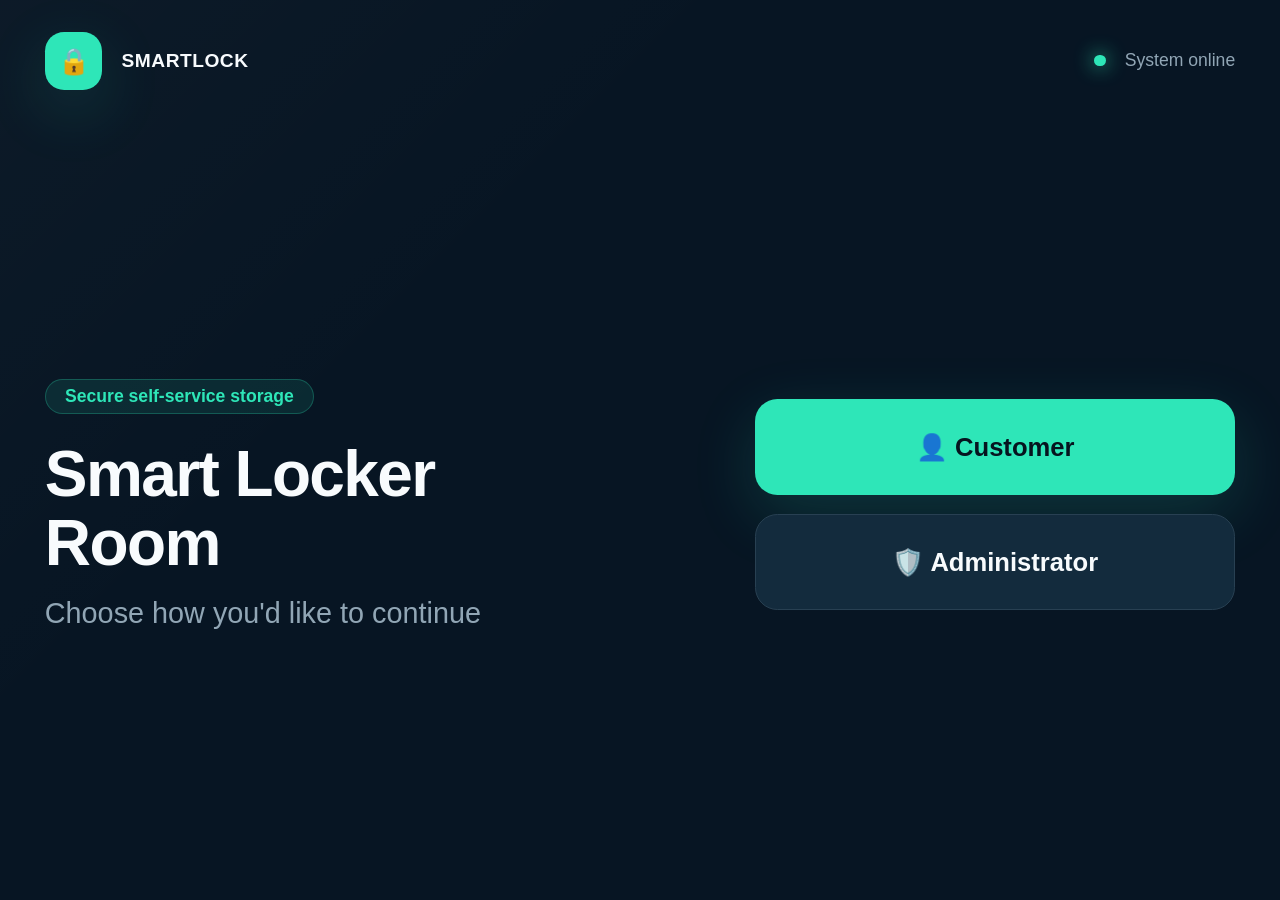
<file: Front-End/index.html>
<!DOCTYPE html>
<html lang="en">
<head>
  <meta charset="UTF-8">
  <meta name="viewport" content="width=device-width, initial-scale=1.0">
  <title>Smart Locker Room</title>
  <link rel="stylesheet" href="style.css">
</head>
<body>

  <main class="frame">
    <!-- Header with Logo and Navigation -->
    <header class="top">
      <div class="logo">
        <div class="logo-mark">🔒</div>
        <span>SMARTLOCK</span>
      </div>
      <div class="top-right">
        <span class="dot"></span>
        <span class="cap muted">System online</span>
        <button id="homeBtn" class="btn secondary home" data-go="welcome" hidden>
          🏠 Home
        </button>
      </div>
    </header>

    <!-- Screen 1: Welcome Screen -->
    <section class="screen active" data-screen="welcome">
      <div class="split">
        <div class="hero">
          <div class="pill">Secure self-service storage</div>
          <h1 class="title">Smart Locker Room</h1>
          <p class="subtitle muted">Choose how you'd like to continue</p>
        </div>
        <div class="actions">
          <button class="btn primary lg" data-go="home">👤 Customer</button>
          <button class="btn secondary lg" data-go="admin-login">🛡️ Administrator</button>
        </div>
      </div>
    </section>

    <!-- Screen 2: Home Screen -->
    <section class="screen" data-screen="home">
      <div class="split">
        <div class="hero">
          <div class="pill">Secure self-service storage</div>
          <h1 class="title">Smart Locker Room</h1>
          <p class="subtitle muted">Store your things securely</p>
        </div>
        <div class="actions">
          <button class="btn primary lg" data-go="choose-locker">Rent a Locker</button>
          <button class="btn secondary lg" data-go="login">Open My Locker</button>
        </div>
      </div>
    </section>

    <!-- Screen 3: Choose Locker -->
    <section class="screen compact" data-screen="choose-locker">
      <div class="col wide">
        <h1 class="title center" id="chooseTitle">Choose a Locker</h1>
        
        <!-- View when lockers are available -->
        <div id="chooseOk" class="col-fill">
          <p class="cap muted center" id="availCount"></p>
          <div class="grid2 mt4" id="lockerGrid"></div>
          <div class="nav">
            <button class="btn ghost" data-go="home">Back</button>
            <button class="btn primary md w-next" id="chooseNext" data-go="details">Next</button>
          </div>
        </div>

        <!-- View when no lockers are available -->
        <div id="chooseNone" class="empty" hidden>
          <div class="panel">
            <p class="body strong">🔒 All lockers are currently in use</p>
            <div id="earliestBox">
              <p class="cap muted">Earliest availability in</p>
              <div class="price accent" id="earliest"></div>
              <p class="cap muted" id="earliestAt"></p>
            </div>
          </div>
          <button class="btn secondary md w-done" data-go="home">Back to Options</button>
        </div>
      </div>
    </section>

    <!-- Screen 4: User Details Form -->
    <section class="screen compact" data-screen="details">
      <div class="col form">
        <div class="row">
          <h1 class="title">Your Details</h1>
          <span class="pill" id="detailsLocker"></span>
        </div>
        <div class="grid2 mt5 gap4">
          <div class="field">
            <label class="label">Name</label>
            <div class="box"></div>
          </div>
          <div class="field">
            <label class="label">Phone Number</label>
            <div class="box"></div>
          </div>
          <div class="field span2">
            <label class="label">Create a PIN (4-6 digits)</label>
            <div class="box"></div>
          </div>
        </div>
        <div class="nav">
          <button class="btn ghost" data-go="choose-locker">Back</button>
          <button class="btn primary md w-next" data-go="duration">Next</button>
        </div>
      </div>
    </section>

    <!-- Screen 5: Select Rental Duration -->
    <section class="screen compact" data-screen="duration">
      <div class="col wide">
        <h1 class="title center">How long do you need it?</h1>
        <div class="grid2 mt4 gap2" id="durations"></div>
        <div class="bar">
          <div>
            <div class="cap upper muted">Total</div>
            <div class="price" id="total"></div>
          </div>
          <button class="btn primary md w-pay" data-go="payment">Pay</button>
        </div>
      </div>
    </section>

    <!-- Screen 6: Payment Screen -->
    <section class="screen compact" data-screen="payment">
      <div class="center-col">
        <h1 class="title">Tap your card to pay</h1>
        <div class="pay-icon mt5">📶</div>
        <div class="price mt4">Total: <span id="payTotal"></span></div>
        <p class="cap muted">Demo card only. No real payment.</p>
      </div>
    </section>

    <!-- Screen 7: Success Screen -->
    <section class="screen compact" data-screen="success">
      <div class="col success">
        <div class="badge-circle">✓</div>
        <h1 class="title mt2" id="sTitle"></h1>
        <p class="body muted">Put your items inside and close the door. It will lock automatically.</p>
        <div class="panel inline mt2">
          <div>
            <div class="cap upper muted">Rental ends</div>
            <div class="price accent" id="sEnd"></div>
          </div>
          <div class="sep"></div>
          <div>
            <div class="cap upper muted">Duration</div>
            <div class="body strong" id="sDur"></div>
          </div>
        </div>
        <button class="btn primary md w-done" style="margin-top:auto" data-go="welcome">Done</button>
      </div>
    </section>

    <!-- Screen 8: Customer Login -->
    <section class="screen compact" data-screen="login">
      <div class="col form">
        <h1 class="title center">Welcome back</h1>
        <div class="grid mt6 gap4">
          <div class="field">
            <label class="label">Phone Number</label>
            <div class="box">318-555-0142</div>
          </div>
          <div class="field">
            <label class="label">PIN</label>
            <div class="box">••••</div>
          </div>
        </div>
        <div class="nav">
          <button class="btn ghost" data-go="forgot">Forgot PIN?</button>
          <button class="btn primary md w-next" data-go="rental">Continue</button>
        </div>
      </div>
    </section>

    <!-- Screen 9: Active Rental Dashboard -->
    <section class="screen" data-screen="rental">
      <div class="col wide">
        <div class="row end">
          <h1 class="title" id="rTitle"></h1>
          <span class="pill lg-pill" id="rBadge"></span>
        </div>
        <div class="panel mt4 big">
          <div>
            <div class="cap upper muted">Time remaining</div>
            <div class="timer" id="rTime"></div>
          </div>
          <div class="right">
            <div class="cap upper muted">Rental ends</div>
            <div class="price accent" id="rEnd"></div>
          </div>
        </div>
        <div class="grid3 nav-auto">
          <button class="btn primary lg" id="doorBtn" data-act="door">Unlock</button>
          <button class="btn secondary lg" data-go="extend">Extend</button>
          <button class="btn danger lg" id="endBtn" data-act="endhome">End Rental</button>
        </div>
      </div>
    </section>

    <!-- Screen 10: Extend Rental Duration -->
    <section class="screen compact" data-screen="extend">
      <div class="col wide">
        <div class="row">
          <h1 class="title">Extend Rental</h1>
          <span class="pill" id="extBadge"></span>
        </div>
        <p class="cap muted">How much extra time do you need?</p>
        <div class="grid2 mt3 gap2" id="extDurations"></div>
        <div class="bar">
          <div>
            <div class="cap upper muted">Extension cost</div>
            <div class="price" id="extTotal"></div>
          </div>
          <button class="btn primary md w-pay" data-go="extend-payment">Pay</button>
        </div>
      </div>
    </section>

    <!-- Screen 11: Extend Payment -->
    <section class="screen compact" data-screen="extend-payment">
      <div class="center-col">
        <h1 class="title">Tap your card to pay</h1>
        <div class="pay-icon mt5">📶</div>
        <div class="price mt4">Extension: <span id="exPayTotal"></span></div>
        <p class="cap muted" id="exPayNote"></p>
        <p class="cap muted">Demo card only. No real payment.</p>
      </div>
    </section>

    <!-- Screen 12: Forgot PIN Screen -->
    <section class="screen" data-screen="forgot">
      <div class="center-col">
        <div class="badge-circle outline">?</div>
        <h1 class="title mt4">Forgot your PIN?</h1>
        <p class="subtitle muted mt3" id="forgotText"></p>
        <button class="btn primary md w-done mt7" id="contactBtn" data-act="contact">Contact Admin</button>
      </div>
    </section>

    <!-- Screen 13: Administrator Login -->
    <section class="screen compact" data-screen="admin-login">
      <div class="col form">
        <div class="center">
          <div class="badge-circle tint">🛡️</div>
          <h1 class="title center">Administrator Login</h1>
        </div>
        <div class="grid2 mt5 gap4">
          <div class="field">
            <label class="label">Username</label>
            <div class="box"></div>
          </div>
          <div class="field">
            <label class="label">Password</label>
            <div class="box"></div>
          </div>
        </div>
        <button class="btn primary md w-done" style="margin:auto auto 0" data-go="admin">Sign In</button>
      </div>
    </section>

    <!-- Screen 14: Administrator Dashboard -->
    <section class="screen compact" data-screen="admin">
      <div class="col-fill">
        <div class="row">
          <h1 class="title">Administrator</h1>
          <span class="cap muted" id="adminCount"></span>
        </div>
        <div class="grid2 mt3" id="adminGrid" style="flex:1"></div>
      </div>
    </section>
  </main>

  <script src="script.js"></script>
</body>
</html>
</file>
<file: Front-End/style.css>
:root{
  --ink:#06141f;
  --canvas:#071523;
  --canvas-deep:#040d16;
  --surface:#0d2131;
  --surface-raised:#132b3d;
  --surface-deep:#091a28;
  --stroke:#284052;
  --white:#f8fbfd;
  --muted:#91a6b5;
  --muted-bright:#bed0db;
  --accent:#2ee6b8;
  --accent-strong:#52f0c8;
  --accent-soft:#5ce8c5;
  --accent-tint:rgb(46 230 184/.1);
  --accent-border:rgb(46 230 184/.25);
  --accent-ring:rgb(46 230 184/.28);
  --danger:#ff8e93;
  --danger-soft:rgb(255 90 99/.1);
  --danger-border:rgb(255 90 99/.25);
  --danger-hover:rgb(255 90 99/.16);
  --warning:#ffd479;
  --warning-soft:rgb(255 188 66/.12);
  --warning-border:rgb(255 188 66/.25);
  --warning-hover:rgb(255 188 66/.2);
  --shadow-accent:0 .75rem 2.5rem rgb(46 230 184/.16);
  --shadow-panel:0 1.25rem 3rem rgb(0 0 0/.18);
}

*{
  box-sizing:border-box
}

html{
  font-size:max(12px,min(calc(100vw / 50),calc(100vh / 30)))
}

html,body{
  height:100%
}

body{
  margin:0;
  overflow:hidden;
  background:var(--canvas-deep);
  color:var(--white);
  font-family:"Inter","SF Pro Display","Segoe UI",sans-serif;-webkit-font-smoothing:antialiased
}

[hidden] {
  display: none !important;
}

h1,p{
  margin:0
}

button{
  font-family:inherit
}

/* Frame */
.frame{
  position:relative;
  display:flex;
  flex-direction:column;
  overflow:hidden;
  width:100vw;
  height:100vh;
  padding:1.25rem 1.75rem 1.5rem;
  background:linear-gradient(135deg,rgb(255 255 255/.025),transparent 35%),var(--canvas)
}

.ambient{
  position:absolute;
  pointer-events:none;
  border-radius:50%;
  filter:blur(.125rem)
}

.ambient.left{
  width:20rem;
  height:20rem;
  left:-12rem;
  bottom:-13rem;
  background:radial-gradient(circle,rgb(46 230 184/.13),transparent 68%)
}

.ambient.right{
  width:24rem;
  height:24rem;
  right:-15rem;
  top:-16rem;
  background:radial-gradient(circle,rgb(46 230 184/.09),transparent 68%)
}

.top{
  position:relative;
  z-index:1;
  display:flex;
  align-items:center;
  justify-content:space-between
}

.logo,.top-right{
  display:flex;
  align-items:center;
  gap:.75rem
}

.logo span{
  font-size:.75rem;
  font-weight:700;
  letter-spacing:.025em
}

.logo-mark{
  display:flex;
  align-items:center;
  justify-content:center;
  width:2.25rem;
  height:2.25rem;
  border-radius:.75rem;
  background:var(--accent);
  color:var(--ink);
  box-shadow:var(--shadow-accent)
}

.logo-mark svg{
  width:1.25rem;
  height:1.25rem
}

.dot{
  width:.4375rem;
  height:.4375rem;
  border-radius:50%;
  background:var(--accent);
  box-shadow:0 0 .75rem var(--accent)
}

.ic{
  fill:none;
  stroke:currentColor;
  stroke-width:2;
  stroke-linecap:round;
  stroke-linejoin:round
}

/* Screens */
.screen{
  position:relative;
  z-index:1;
  display:none;
  flex:1;
  min-height:0;
  flex-direction:column;
  padding-top:2.25rem
}

.screen.compact{
  padding-top:1rem
}

.screen.active{
  display:flex
}

.split{
  flex:1;
  display:flex;
  align-items:center;
  justify-content:space-between;
  gap:3rem
}

.hero{
  max-width:22rem
}

.actions{
  display:flex;
  flex-direction:column;
  gap:.75rem;
  width:18.75rem
}

.col{
  display:flex;
  flex-direction:column;
  flex:1;
  margin:0 auto
}

.col.wide{
  width:38rem
}

.col.form{
  width:31rem
}

.col.success{
  width:32rem;
  align-items:center;
  text-align:center;
  padding-bottom:.25rem
}

.col-fill{
  display:flex;
  flex-direction:column;
  flex:1
}

.center-col{
  flex:1;
  display:flex;
  flex-direction:column;
  align-items:center;
  justify-content:center;
  text-align:center;
  max-width:32rem;
  margin:0 auto
}

.row{
  display:flex;
  align-items:center;
  justify-content:space-between
}

.row.end{
  align-items:flex-end
}

.grid{
  display:flex;
  flex-direction:column
}

.grid2{
  display:flex;
  flex-wrap:wrap;
  gap:.75rem
}

.grid2 > *{
  flex:1 1 calc(50% - .375rem)
}

.grid3{
  display:flex;
  gap:.75rem
}

.grid3 > *{
  flex:1
}

.span2{
  flex:1 1 100% !important
}

.gap2{
  gap:.5rem
}

.gap4{
  gap:1rem
}

.mt2{
  margin-top:.5rem
}
.mt3{
  margin-top:.75rem
}
.mt4{
  margin-top:1rem
}
.mt5{
  margin-top:1.25rem
}
.mt6{
  margin-top:1.5rem
}
.mt7{
  margin-top:1.75rem
}
.center{
  text-align:center
}
.right{
  text-align:right
}
.nav,.nav-auto{
  margin-top:auto;
  display:flex;
  align-items:center;
  justify-content:space-between
}
.nav-auto{
  display:flex
}

/* Type */
.title{
  font-size:2.5rem;
  font-weight:700;
  line-height:1.08;
  letter-spacing:-.025em
}

.subtitle{
  font-size:1.125rem;
  margin-top:.75rem
}
.hero .pill{
  margin-bottom:1rem
}
.body{
  font-size:.9375rem
}
.strong{
  font-weight:600
}
.cap{
  font-size:.6875rem
}
.upper{
  text-transform:uppercase;
  letter-spacing:.1em
}
.ct{
  font-size:1.25rem
}
.price{
  font-size:1.5rem;
  font-weight:700
}

.timer{
  font-size:2.5rem;
  font-weight:700;
  letter-spacing:-.025em;
  margin-top:.25rem
}
.muted{
  color:var(--muted)
}
.accent{
  color:var(--accent)
}
.col-fill>.center+*,.col>p.cap{
  margin-top:.25rem
}

/* Buttons */
.btn{
  display:flex;
  align-items:center;
  justify-content:center;
  gap:.75rem;
  border:1px solid transparent;
  border-radius:.875rem;
  font-size:1rem;
  font-weight:600;
  cursor:pointer;
  user-select:none;
  transition:.2s;
  color:var(--white);
  background:none;
  padding:0 1rem
}
.btn:focus-visible,.card:focus-visible{
  outline:none;
  box-shadow:0 0 0 4px var(--accent-ring)
}
.btn:disabled{
  opacity:.4;
  cursor:not-allowed
}
.primary{
  background:var(--accent);
  color:var(--ink);
  box-shadow:var(--shadow-accent)
}.primary:hover:not(:disabled){
  background:var(--accent-strong)
}
.secondary{
  background:var(--surface-raised);
  border-color:var(--stroke)
}.secondary:hover:not(:disabled){
  border-color:var(--accent-soft)
}
.ghost{
  color:var(--muted);
  font-size:.9375rem;
  text-decoration:underline;
  text-decoration-color:var(--stroke);
  text-underline-offset:4px;
  padding:.75rem 1rem
}

.ghost:hover{
  color:var(--white)
}

.danger{
  background:var(--danger-soft);
  color:var(--danger);
  border-color:var(--danger-border)
}.danger:hover:not(:disabled){
  background:var(--danger-hover)
}
.warn{
  background:var(--warning-soft);
  color:var(--warning);
  border-color:var(--warning-border)
}.warn:hover:not(:disabled){
  background:var(--warning-hover)
}
.lg{
  height:3.75rem
}
.md{
  height:3.25rem;
  font-size:.9375rem
}
.sm{
  height:2.5rem;
  font-size:.6875rem;
  padding:0
}
.w-next{
  width:10rem
}
.w-pay{
  width:9rem
}
.w-done{
  width:14rem
}
.home{
  height:2rem;
  border-radius:999px;
  padding:0 .75rem;
  font-size:.6875rem;
  gap:.5rem
}
.dur{
  height:2.75rem;
  justify-content:space-between;
  padding:0 1.125rem;
  font-size:.9375rem
}
.dim{
  color:rgb(6 20 31/.7)
}

.bright{
  color:var(--muted-bright)
}

/* Pills, cards, panels */
.pill{
  display:inline-flex;
  align-items:center;
  gap:.5rem;
  padding:.25rem .75rem;
  border:1px solid var(--accent-border);
  border-radius:999px;
  background:var(--accent-tint);
  color:var(--accent);
  font-size:.6875rem;
  font-weight:600
}

.pill i{
  width:.5rem;
  height:.5rem;
  border-radius:50%;
  background:var(--accent)
}
.pill.sm{
  margin-top:.5rem;
  padding:.125rem .625rem
}
.pill.sm i{
  width:.375rem;
  height:.375rem
}
.lg-pill{
  padding:.5rem 1rem
}
.card{
  display:block;
  width:100%;
  text-align:left;
  padding:1rem;
  border:1px solid var(--stroke);
  border-radius:1rem;
  background:var(--surface);
  color:var(--white);
  cursor:pointer;
  transition:.2s
}
.card:hover{
  border-color:var(--accent-soft)
}
.card.sel{
  border-color:var(--accent);
  background:var(--accent-tint);
  box-shadow:var(--shadow-accent)
}

.card .row{
  width:100%
}
.tick{
  display:flex;
  align-items:center;
  justify-content:center;
  width:1.25rem;
  height:1.25rem;
  border-radius:50%;
  background:var(--accent);
  color:var(--ink)
}
.tick svg{
  width:.75rem;
  height:.75rem;
  stroke-width:3
}
.panel{
  padding:1.5rem;
  border:1px solid var(--stroke);
  border-radius:1rem;
  background:var(--surface);
  box-shadow:var(--shadow-panel);
  display:flex;
  flex-direction:column;
  align-items:center;
  gap:.5rem
}
.panel.big{
  flex-direction:row;
  justify-content:space-between;
  align-items:flex-end;
  padding:1.125rem;
  gap:0
}
.panel.inline{
  flex-direction:row;
  padding:.75rem 1.25rem;
  gap:.5rem;
  text-align:left
}
.sep{
  width:1px;
  height:2rem;
  background:var(--stroke);
  margin:0 .75rem
}
.empty{
  flex:1;
  display:flex;
  flex-direction:column;
  align-items:center;
  justify-content:center;
  gap:1.25rem;
  text-align:center
}
.bar{
  margin-top:auto;
  display:flex;
  align-items:center;
  justify-content:space-between;
  padding:.75rem 1.25rem;
  border:1px solid var(--stroke);
  border-radius:1rem;
  background:var(--surface)
}
.field .label{
  margin-bottom:.5rem;
  font-size:.6875rem;
  font-weight:600;
  text-transform:uppercase;
  letter-spacing:.1em;
  color:var(--muted)
}
.box{
  display:flex;
  align-items:center;
  height:3rem;
  padding:0 .875rem;
  border:1px solid var(--stroke);
  border-radius:.75rem;
  background:var(--surface);
  font-size:.9375rem;
  font-weight:500;
  box-shadow:inset 0 1px rgb(255 255 255/.02)
}
.badge-circle{
  display:flex;
  align-items:center;
  justify-content:center;
  width:3.25rem;
  height:3.25rem;
  border-radius:50%;
  background:var(--accent);
  color:var(--ink);
  box-shadow:var(--shadow-accent);
  margin:0 auto
}

.badge-circle.outline{
  background:var(--surface);
  color:var(--accent);
  border:1px solid var(--stroke);
  box-shadow:none
}

.badge-circle.tint{
  background:var(--accent-tint);
  color:var(--accent);
  border:1px solid var(--accent-border);
  box-shadow:none;
  margin-bottom:.75rem
}

.col.success .body{
  margin-top:.375rem;
  line-height:1.35
}

/* Payment */
.pay-icon{
  position:relative;
  display:flex;
  align-items:center;
  justify-content:center;
  width:5.5rem;
  height:5.5rem;
  border-radius:1.5rem;
  background:var(--accent);
  color:var(--ink);
  box-shadow:var(--shadow-accent)
}
.pulse{
  position:absolute;
  inset:-.5rem;
  border:1px solid var(--accent-border);
  border-radius:2rem;
  animation:pulse 1.4s ease-out infinite
}

@keyframes pulse{
  0%{
    transform:scale(.9);
    opacity:0
  }
  35%{
    opacity:1
  }
  100%{
    transform:scale(1.2);
    opacity:0
  }
}

/* Admin */
.acard{
  display:flex;
  flex-direction:column;
  padding:.75rem;
  border:1px solid var(--stroke);
  border-radius:1rem;
  background:var(--surface);
  box-shadow:var(--shadow-panel)
}
.tag{
  padding:.125rem .5rem;
  border-radius:999px;
  font-size:.6875rem;
  font-weight:600
}
.tag.ok{
  background:var(--accent-tint);
  color:var(--accent)
}
.tag.warn{
  background:var(--warning-soft);
  color:var(--warning)
}
.tag.danger{
  background:var(--danger-soft);
  color:var(--danger);
  border:1px solid var(--danger-border)
}
.stat{
  display:flex;
  margin-top:.5rem;
  padding:.5rem 0;
  border:1px solid var(--stroke);
  border-radius:.75rem;
  background:var(--surface-deep);
  text-align:center;
  font-size:.6875rem;
  color:var(--muted)
}
.stat div{
  flex:1
}
.stat div:first-child{
  border-right:1px solid var(--stroke)
}
.acts{
  margin-top:auto;
  padding-top:.5rem;
  display:flex;
  gap:.375rem
}
.acts > *{
  flex:1
}
</file>
